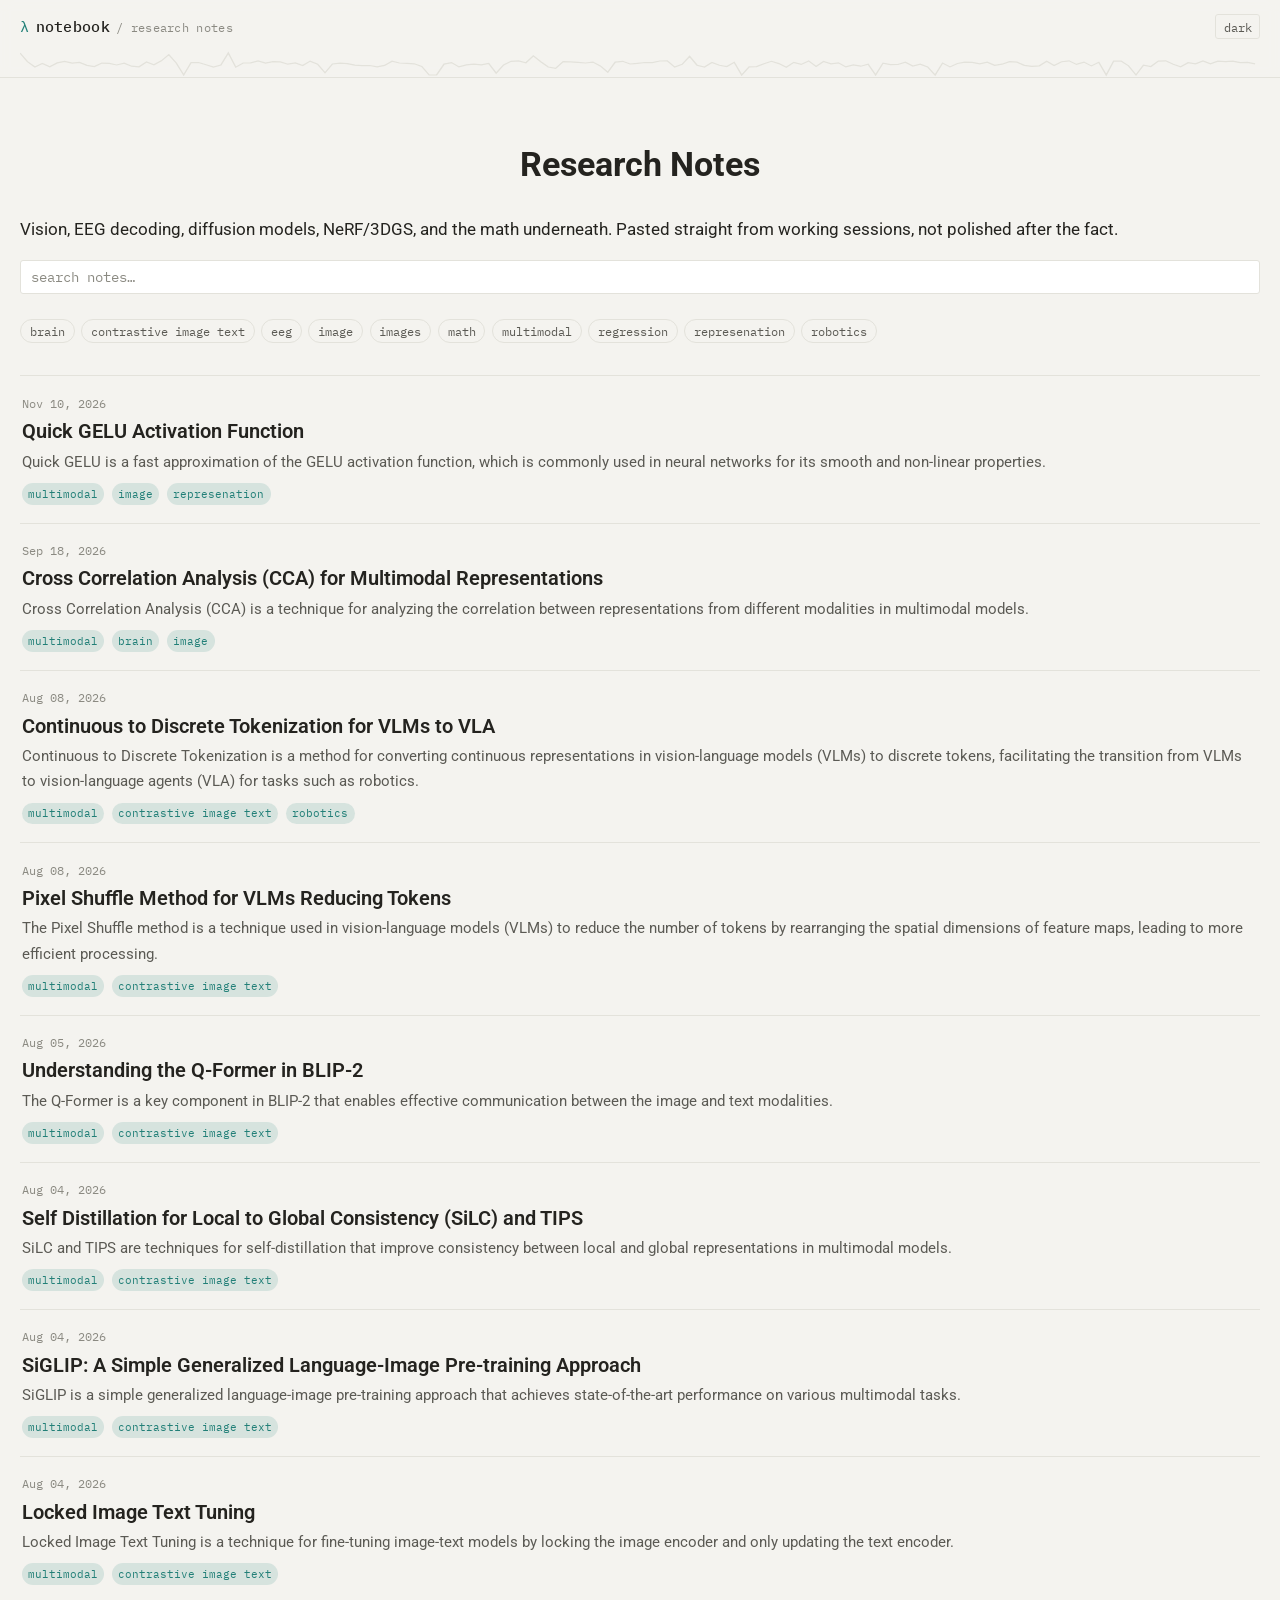
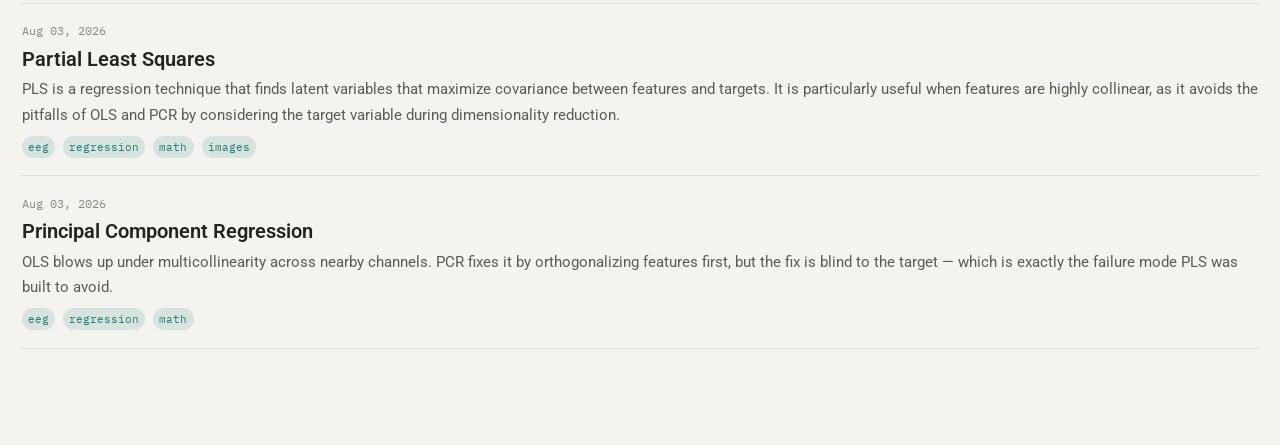
<file: index.html>
<!doctype html>
<html lang="en">
<head>
<meta charset="utf-8">
<meta name="viewport" content="width=device-width, initial-scale=1">
<title>notebook — research notes</title>
<meta name="description" content="A running notebook of research notes on vision, EEG decoding, diffusion models, and NeRF/3DGS.">
<link rel="preconnect" href="https://fonts.googleapis.com">
<link href="https://fonts.googleapis.com/css2?family=Roboto:wght@400;500;600;700&family=IBM+Plex+Mono:wght@400;500&display=swap" rel="stylesheet">
<link rel="stylesheet" href="assets/css/style.css">
</head>
<body>

<header class="masthead">
  <div class="masthead-row">
    <a class="wordmark" href="index.html"><span class="glyph">λ</span>notebook<span class="sub">/ research notes</span></a>
    <div class="masthead-tools">
      <button class="theme-toggle" id="themeToggle" type="button">dark</button>
    </div>
  </div>
  <div class="trace-wrap" id="trace"></div>
</header>

<main class="wrap">
  <div class="">
    <h1 align="center">Research Notes</h1>
    <p>Vision, EEG decoding, diffusion models, NeRF/3DGS, and the math underneath. Pasted straight from working sessions, not polished after the fact.</p>
  </div>

  <div class="controls">
    <input class="search" id="search" type="search" placeholder="search notes…" aria-label="Search notes">
  </div>

  <div class="tags" id="tagFilters" role="group" aria-label="Filter by tag"></div>

  <ul class="note-list" id="noteList">
    <li class="loading">loading notebook…</li>
  </ul>
</main>

<script src="assets/js/common.js?v=2"></script>
<script src="assets/js/index.js?v=2"></script>
</body>
</html>
</file>
<file: assets/css/style.css>
/* ============================================================
   lab-notes — design tokens
   A researcher's notebook: pale graph-paper background, ink-navy
   text, an amber "highlighter" accent, and a teal "signal" accent
   borrowed from an EEG trace (used once, as the scroll indicator).
   ============================================================ */

:root{
  --bg:        #f4f3ef;
  --paper:     #ffffff;
  --ink:       #24231f;
  --ink-soft:  #5b5a54;
  --ink-faint: #8b8a82;
  --accent:    #b9791f;   /* highlighter amber — links, tags, active states */
  --accent-soft: #b9791f1a;
  --signal:    #217f77;   /* EEG-trace teal — used once, deliberately */
  --signal-soft: #217f7724;
  --line:      #e3e2db;
  --code-bg:   #24231f;
  --code-fg:   #ece9df;
  --code-accent: #7fd6c9;
  --shadow:    0 1px 0 rgba(22,33,43,0.06);
  --radius:    3px;
  --page-max:  90rem;
  --font-display: 'Roboto', ui-sans-serif, system-ui, -apple-system, sans-serif;
  --font-body:    'Roboto', ui-sans-serif, system-ui, -apple-system, sans-serif;
  --font-mono:    'IBM Plex Mono', ui-monospace, 'SFMono-Regular', Menlo, monospace;
}

[data-theme="dark"]{
  --bg:        #262624;
  --paper:     #2f2f2c;
  --ink:       #f7f6f2;
  --ink-soft:  #b9b7ad;
  --ink-faint: #83817a;
  --accent:    #e0a94c;
  --accent-soft: #e0a94c22;
  --signal:    #58c6ba;
  --signal-soft: #58c6ba24;
  --line:      #3d3d39;
  --code-bg:   #1c1c1a;
  --code-fg:   #ece9df;
  --code-accent: #7fd6c9;
  --shadow:    0 1px 0 rgba(0,0,0,0.3);
}

*{ box-sizing: border-box; }
html{ scroll-behavior: smooth; }
@media (prefers-reduced-motion: reduce){
  html{ scroll-behavior: auto; }
  *{ animation-duration: 0.001ms !important; transition-duration: 0.001ms !important; }
}

body{
  margin: 0;
  background: var(--bg);
  color: var(--ink);
  font-family: var(--font-body);
  font-size: 17px;
  line-height: 1.65;
  -webkit-font-smoothing: antialiased;
}

a{ color: var(--accent); text-decoration-thickness: 1px; text-underline-offset: 2px; }
a:hover{ color: var(--ink); }

::selection{ background: var(--accent-soft); }

/* ---------- masthead ---------- */

.masthead{
  position: sticky; top: 0; z-index: 20;
  background: color-mix(in srgb, var(--bg) 88%, transparent);
  backdrop-filter: blur(6px);
  border-bottom: 1px solid var(--line);
}
.masthead-row{
  max-width: var(--page-max); margin: 0 auto;
  padding: 0.85rem 1.25rem 0.7rem;
  display: flex; align-items: baseline; gap: 1rem; justify-content: space-between;
}
.wordmark{
  font-family: var(--font-mono); font-size: 0.95rem; font-weight: 500;
  color: var(--ink); text-decoration: none; letter-spacing: 0.02em;
  display: inline-flex; align-items: baseline; gap: 0.4em;
}
.wordmark .glyph{ color: var(--signal); }
.wordmark .sub{ color: var(--ink-faint); font-size: 0.78em; font-weight: 400; }
.masthead-tools{ display: flex; align-items: center; gap: 0.9rem; }

.theme-toggle{
  font-family: var(--font-mono); font-size: 0.78rem; color: var(--ink-soft);
  background: transparent; border: 1px solid var(--line); border-radius: var(--radius);
  padding: 0.3em 0.6em; cursor: pointer;
}
.theme-toggle:hover{ border-color: var(--ink-soft); color: var(--ink); }

/* signature element: the EEG scroll-trace */
.trace-wrap{ height: 26px; max-width: var(--page-max); margin: 0 auto; padding: 0 1.25rem; }
.trace-wrap svg{ width: 100%; height: 100%; display: block; }
.trace-bg{ stroke: var(--line); stroke-width: 1.2; fill: none; }
.trace-fg{ stroke: var(--signal); stroke-width: 1.6; fill: none;
  filter: drop-shadow(0 0 3px var(--signal-soft)); }

/* ---------- index page ---------- */

.wrap{ max-width: var(--page-max); margin: 0 auto; padding: 2.25rem 1.25rem 6rem; }

.lede{ max-width: 56rem; margin: 0 0 1.9rem; }
.lede h1{ font-family: var(--font-display); font-weight: 600; font-size: 1.85rem;
  margin: 0 0 0.35rem; letter-spacing: -0.01em; }
.lede p{ color: var(--ink-soft); margin: 0; font-size: 1.02rem; }

.controls{ display: flex; flex-wrap: wrap; gap: 0.6rem; align-items: center;
  margin: 0 0 1.6rem; }
.search{
  font-family: var(--font-mono); font-size: 0.85rem; color: var(--ink);
  background: var(--paper); border: 1px solid var(--line); border-radius: var(--radius);
  padding: 0.5em 0.75em; min-width: 15rem; flex: 1 1 15rem;
}
.search::placeholder{ color: var(--ink-faint); }
.search:focus, .theme-toggle:focus, .tag-chip:focus, a:focus, button:focus{
  outline: 2px solid var(--signal); outline-offset: 2px;
}

.tags{ display: flex; flex-wrap: wrap; gap: 0.4rem; margin: 0 0 2rem; }
.tag-chip{
  font-family: var(--font-mono); font-size: 0.74rem; color: var(--ink-soft);
  background: transparent; border: 1px solid var(--line); border-radius: 999px;
  padding: 0.3em 0.75em; cursor: pointer;
}
.tag-chip:hover{ border-color: var(--accent); color: var(--accent); }
.tag-chip[aria-pressed="true"]{
  background: var(--accent-soft); border-color: var(--accent); color: var(--ink);
}

.note-list{ list-style: none; margin: 0; padding: 0; border-top: 1px solid var(--line); }
.note-item{ border-bottom: 1px solid var(--line); }
.note-item a{
  display: block; padding: 1.1rem 0.1rem; text-decoration: none; color: inherit;
}
.note-item a:hover .note-title{ color: var(--accent); }
.note-meta{
  font-family: var(--font-mono); font-size: 0.74rem; color: var(--ink-faint);
  display: flex; gap: 0.9rem; margin-bottom: 0.3rem;
}
.note-title{
  font-family: var(--font-display); font-size: 1.28rem; font-weight: 600;
  color: var(--ink); margin: 0 0 0.3rem; line-height: 1.3;
}
.note-excerpt{ color: var(--ink-soft); margin: 0; font-size: 0.96rem; }
.note-tags{ margin-top: 0.5rem; display: flex; gap: 0.5rem; flex-wrap: wrap; }
.note-tags span{
  font-family: var(--font-mono); font-size: 0.7rem; color: var(--signal);
  background: var(--signal-soft); padding: 0.15em 0.55em; border-radius: 999px;
}
.empty-state{ padding: 2.5rem 0.1rem; color: var(--ink-faint); font-family: var(--font-mono);
  font-size: 0.88rem; }

/* ---------- note page ---------- */

.note-layout{
  max-width: var(--page-max); margin: 0 auto; padding: 2.25rem 1.5rem 8rem;
}
.note-header{ margin-bottom: 0.5rem; }
.back-link{
  font-family: var(--font-mono); font-size: 0.78rem; color: var(--ink-soft);
  text-decoration: none; display: inline-flex; align-items: center; gap: 0.4em;
}
.back-link:hover{ color: var(--accent); }
.note-header-meta{
  font-family: var(--font-mono); font-size: 0.76rem; color: var(--ink-faint);
  margin: 1.1rem 0 0.25rem; display: flex; gap: 0.9rem; flex-wrap: wrap;
}
.note-header h1{
  font-family: var(--font-display); font-weight: 600; font-size: 2.15rem;
  line-height: 1.2; letter-spacing: -0.01em; margin: 0.2rem 0 0.9rem;
}

.note-toc{
  font-family: var(--font-mono); font-size: 0.78rem;
  border: 1px solid var(--line); border-radius: var(--radius);
  padding: 0.9rem 1.1rem; margin: 0.5rem 0 2.2rem; background: var(--paper);
}
.note-toc-label{ color: var(--ink-faint); text-transform: uppercase; letter-spacing: 0.08em;
  font-size: 0.68rem; margin-bottom: 0.6rem; }
.note-toc ol{
  list-style: none; margin: 0; padding: 0;
  display: flex; flex-wrap: wrap; gap: 0.35rem 1.4rem;
}
.note-toc li{ margin: 0; }
.note-toc a{
  display: inline-block; padding: 0.15rem 0; color: var(--ink-soft); text-decoration: none;
  border-bottom: 1px solid transparent;
}
.note-toc a[data-level="3"]{ font-size: 0.73rem; opacity: 0.85; }
.note-toc a[data-level="3"]::before{ content: '› '; opacity: 0.6; }
.note-toc a:hover{ color: var(--ink); }
.note-toc a.active{ color: var(--signal); border-bottom-color: var(--signal); }

.note-body{ font-size: 1.4rem; }
.note-body > *:first-child{ margin-top: 0; }
.note-body h2, .note-body h3{
  font-family: var(--font-display); font-weight: 600; color: var(--ink);
  scroll-margin-top: 5.5rem;
}
.note-body h2{ font-size: 1.65rem; margin: 2.4rem 0 0.9rem; padding-top: 0.4rem;
  border-top: 1px solid var(--line); }
.note-body h2:first-of-type{ border-top: none; padding-top: 0; margin-top: 1.4rem; }
.note-body h3{ font-size: 1.14rem; margin: 1.8rem 0 0.6rem; }
.note-body p{ margin: 0 0 1.05rem; color: var(--ink); }
.note-body ul, .note-body ol{ margin: 0 0 1.05rem; padding-left: 1.3rem; }
.note-body li{ margin: 0.3rem 0; }
.note-body li::marker{ color: var(--ink-faint); }
.note-body strong{ color: var(--ink); font-weight: 700; }
.note-body blockquote{
  margin: 1.3rem 0; padding: 0.3rem 1rem; border-left: 3px solid var(--signal);
  color: var(--ink-soft); background: var(--signal-soft); border-radius: 0 var(--radius) var(--radius) 0;
}
.note-body hr{ border: none; border-top: 1px solid var(--line); margin: 2.2rem 0; }
.note-body code{
  font-family: var(--font-mono); font-size: 0.87em; background: var(--accent-soft);
  color: var(--ink); padding: 0.12em 0.4em; border-radius: var(--radius);
}
.note-body pre{
  background: var(--code-bg); color: var(--code-fg); padding: 1rem 1.1rem;
  border-radius: var(--radius); overflow-x: auto; margin: 1.2rem 0; font-size: 0.86rem;
  box-shadow: var(--shadow);
}
.note-body pre code{ background: none; padding: 0; color: inherit; }
.note-body table{ width: 100%; border-collapse: collapse; margin: 1.2rem 0; font-size: 0.92rem; }
.note-body th, .note-body td{ border: 1px solid var(--line); padding: 0.5em 0.7em; text-align: left; }
.note-body th{ font-family: var(--font-mono); font-size: 0.76rem; color: var(--ink-soft);
  text-transform: uppercase; letter-spacing: 0.04em; }
.note-body img{ max-width: 100%; border-radius: var(--radius); }
.note-body .katex-display{ margin: 1.4rem 0; overflow-x: auto; overflow-y: hidden; padding-bottom: 2px; }
.note-body .katex{ font-size: 1.04em; }
.heading-anchor{
  opacity: 0; margin-left: 0.5em; color: var(--ink-faint); text-decoration: none;
  font-family: var(--font-mono); font-size: 0.8em;
}
.note-body h2:hover .heading-anchor, .note-body h3:hover .heading-anchor{ opacity: 1; }

.note-footer{
  margin-top: 3.5rem; padding-top: 1.3rem; border-top: 1px solid var(--line);
  font-family: var(--font-mono); font-size: 0.78rem; color: var(--ink-faint);
  display: flex; justify-content: space-between; flex-wrap: wrap; gap: 0.6rem;
}

.loading, .error{
  font-family: var(--font-mono); font-size: 0.86rem; color: var(--ink-faint);
  padding: 3rem 0.1rem;
}
.error{ color: #b5482f; }
</file>
